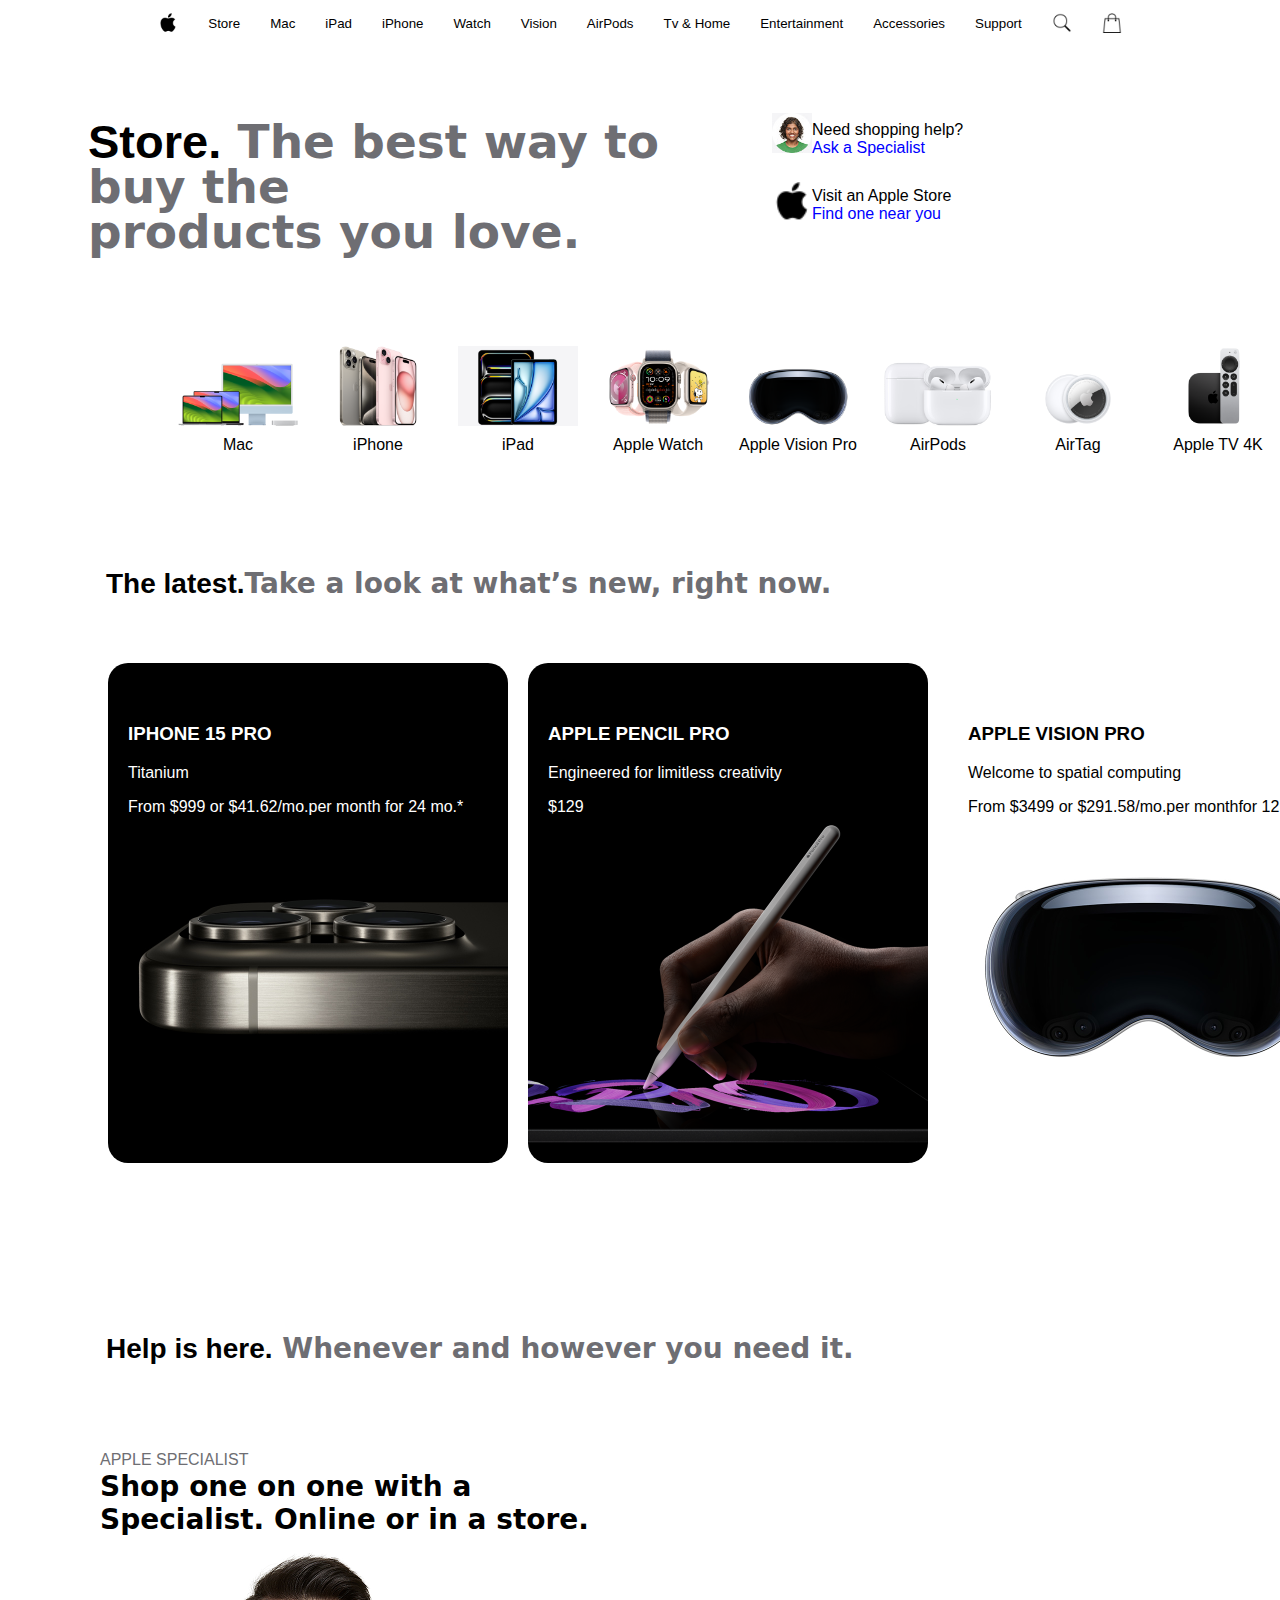
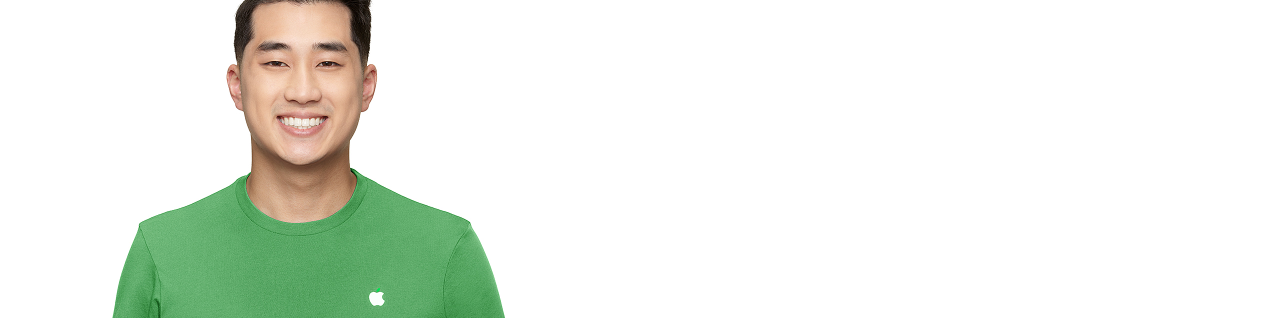
<file: store.html>
<html>
    <head>
        <title>Store</title>
        <link rel="stylesheet" href="store.css">
    </head>
    <body>
        <div class="nav">
            <img src="images/icons8-apple-logo-30.png" alt="apple" height="20px">
            <a href="">Store</a>
            <a href="">Mac</a>
            <a href="">iPad</a>
            <a href="">iPhone</a>
            <a href="">Watch</a>
            <a href="">Vision</a>
            <a href="">AirPods</a>
            <a href="">Tv & Home</a>
            <a href="">Entertainment</a>
            <a href="">Accessories</a>
            <a href="">Support</a>
            <img src="images/icons8-search-50.png" alt="search" height="20px">
            <img src="images/icons8-shopping-bag-50.png" alt="cart" height="20px">
        </div>
        <div class="section">
        <div class="section1 left">
            <h1><span class="str">Store.</span> The best way to buy the <br> products you love.</h1>
        </div>
        <div class="section1 right ">
            <div class="right1">
                <div class="right1 img">
              <img src="images/store-chat-earth-day-specialist-icon-202404.jpg" alt="" height="40px">
               </div>
            <div class="right1 text">
            <p>Need shopping help?</p>
            <a href="">Ask a Specialist</a>
            </div>
            </div>
            <div class="right1">
            <div class="right1 img2">
            <img src="images/icons8-apple-logo-30.png" alt="" height="40px">
            </div>
            <div class="right text">
            <p>Visit an Apple Store</p>
            <a href="">Find one near you</a>
            </div>
            </div>
         </div>
        </div>
    <div class="section2">
        <div class=" items mac">
        <a href=""><img src="images/mac.png" alt=""></a>
        <a href="">Mac</a>
        </div>
        <div class="items iphone">
        <a href=""><img src="images/iphone.png" alt=""></a>
        <a href="">iPhone</a>
        </div>
        <div class="items ipad">
            <a href=""><img src="images/ipad.png" alt=""></a>
            <a href="">iPad</a>
        </div>
        <div class="items watch">
            <a href=""><img src="images/watch.png" alt=""></a>
            <a href="">Apple Watch</a>
        </div>
        <div class="items visionpro">
           <a href=""> <img src="images/visionpro.png" alt=""></a>
            <a href="">Apple Vision Pro</a>
        </div>
        <div class="items airpod">
            <a href=""><img src="images/store-card-13-airpods-nav-202209.png" alt=""></a>
            <a href="">AirPods</a>
        </div>
        <div class="items airtag">
            <a href=""><img src="images/store-card-13-airtags-nav-202108.png" alt=""></a>
            <a href="">AirTag</a>
        </div>
        <div class="items appletv">
            <a href=""><img src="images/store-card-13-appletv-nav-202210.png" alt=""></a>
            <a href="">Apple TV 4K</a>
        </div>
        <div class="items homepod">
            <a href=""><img src="images/store-card-13-homepod-nav-202301.png" alt=""></a>
            <a href="">HomePod</a>
        </div>
        <div class="items accessories">
            <a href=""><img src="images/store-card-13-accessories-nav-202403.png" alt=""></a>
            <a href="">Accessories</a>
        </div>
        <div class="items giftcard">
            <a href=""><img src="images/store-card-13-holiday-giftcards-asit-agc-nav-202111.png" alt=""></a>
            <a href="">Apple Gift Card</a>
        </div>
    </div>
    <div class="sec">
       <h2><span>The latest.</span>Take a look at what’s new, right now.</h2>
    </div>
    <div class="section3">
        <div class="sub sub1">
            <a href="">
            <img src="images/store-card-40-iphone-15-pro-202309.jpg" alt="" height="500vh" width="400vh"> </a>

            <div class="texts iphone15pro">
            <h3>IPHONE 15 PRO</h3>
            Titanium
            <p>From $999 or $41.62/mo.per month for 24 mo.*</p></div>
        </div>
        <div class="sub sub2">
            <a href="">
            <img src="images/store-card-40-apple-pencil-202405.png" alt="" height="500vh" width="400vh"></a>
            <div class="texts pencil">
            <h3>APPLE PENCIL PRO</h3>
            <p>Engineered for limitless creativity</p> $129</div>
            
        </div>
        <div class="sub sub">
            <a href="">
            <img src="images/store-card-40-vision-pro-202401.jpg" alt="" height="500vh" width="400vh">
            <div class="texts visionpro">
            <h3>APPLE VISION PRO</h3>
            <p>Welcome to spatial computing</p>From $3499 or $291.58/mo.per monthfor 12 mo.*</div>
            </a>
        </div>
    </div>
    <div class="help">
        <h2><span>Help is here.</span> Whenever and however you need it.</h2>
    </div>
    <div class="section4">
           <div class=" sub4 specialist">
        <a href="">
            <img src="images/specialist.jpg" alt="">
            <div class="sub4text special">
                <span>APPLE SPECIALIST</span>
                <H2>
    Shop one on one with a <br> Specialist. Online or in a store.
    </H2>
        </a>
    </div>
    <!-- <div class="sub4 specialistvideo">
        <a href="">
            <img src="images/store-card-50-specialist-video-202404.jpg" alt="">
        </a>
    </div> -->
    </div>
    </body>
</html>
</file>
<file: store.css>
*{text-decoration: none;
    font-family: SF Pro Text, SF Pro Icons, Helvetica Neue, Helvetica, Arial, sans-serif;
}
h2{ margin-left: 68px;
    padding: 30px;
    /* margin-top: 30px; */
    font-size: 28px;
    color: #6e6e73;
    font-family: system-ui, -apple-system, BlinkMacSystemFont, 'Segoe UI', Roboto, Oxygen, Ubuntu, Cantarell, 'Open Sans', 'Helvetica Neue', sans-serif;
}

.nav{
    height: 30px;
    width: 100%;
    display: flex;
    justify-content: center;
    gap: 30px;
    align-items: center;
    font-size: smaller;

}
.nav a{
    text-decoration: none;
    color: black;
}
.section{
    display: flex;
    justify-content: space-between;
    margin-top: 50px;
   
}
h1{
    line-height: 45px;
    font-weight: 600;
    margin-left: 80px;
    font-size: 47px;
    color: #6e6e73;
    font-family: system-ui, -apple-system, BlinkMacSystemFont, 'Segoe UI', Roboto, Oxygen, Ubuntu, Cantarell, 'Open Sans', 'Helvetica Neue', sans-serif;
}
.str{
    color: black;
}
.right{
    width: 50vh;
    display: flex;
    margin-right: 30px;
    line-height: 2px;
    padding-top: 25px;
    padding-right: 20px;
}
.text{
    display: flex;
    flex-direction: column;
    padding-bottom: 5px;
}
.right a{
    text-decoration: none;
    color: blue;
}
.right1{
    display: flex;    
}
.section1{
    display: flex;
    flex-direction: column;
}.img2{
    margin-top: 28px;

}

.section2{
    overflow: scroll;
    overflow-y: hidden;
    gap: 20px;
    display: flex;
    flex-direction: row;
    padding: 60px;
    padding-left: 90px;
    margin-left: 80px;
    text-align: center;
    justify-content: space-around;
    font-family: SF Pro Text, SF Pro Icons, Helvetica Neue, Helvetica, Arial, sans-serif;
}
.items{
    display: flex;
    flex-direction: column;
    margin: auto;
    gap:10px;
}
.section2 a{
    text-decoration: none;
    color: black;
}
.section2 img{
    height: 80px;
    width: 120px;
}
.sec span{
    color: black;
}
.section3 img{
    border-radius: 20px;
    margin: 10px;
   
}
.section3{
    display: flex;
    padding-left: 70px;
    margin-left: 20px;
}
.sub{
    display: flex;
    flex-direction: column;
}
.texts{
    margin-top: -489;
    padding: 20px;
    color: white;
    padding-left: 30px;
}
.section3 a{
    text-decoration: none;
}
.visionpro{
    color: black;
}
.help span{
    color: black;
}
.help h2{
    margin-top: 50vh;
}
.section4{
    display: flex;
    flex-direction: row;
    background-color: #ffffff;
    height: 500px;
    width: 100%;
   margin-left: 60px;

}
.section4 img{
   height: 500px;
   border-radius: 20px;
}
.sub4text{
    margin-top: -467px;
    display: flex;
    flex-direction: column;
    justify-content: space-around;
    margin-left: 0;
}
.section4 h2{
    color: black;
    margin-top: 1px;
    padding-top: 0px;
    margin-left: 2px;
}
.section4 span{
    color: #6e6e73;
    margin-left: 32px;
    margin-top: 5px;
}
</file>
